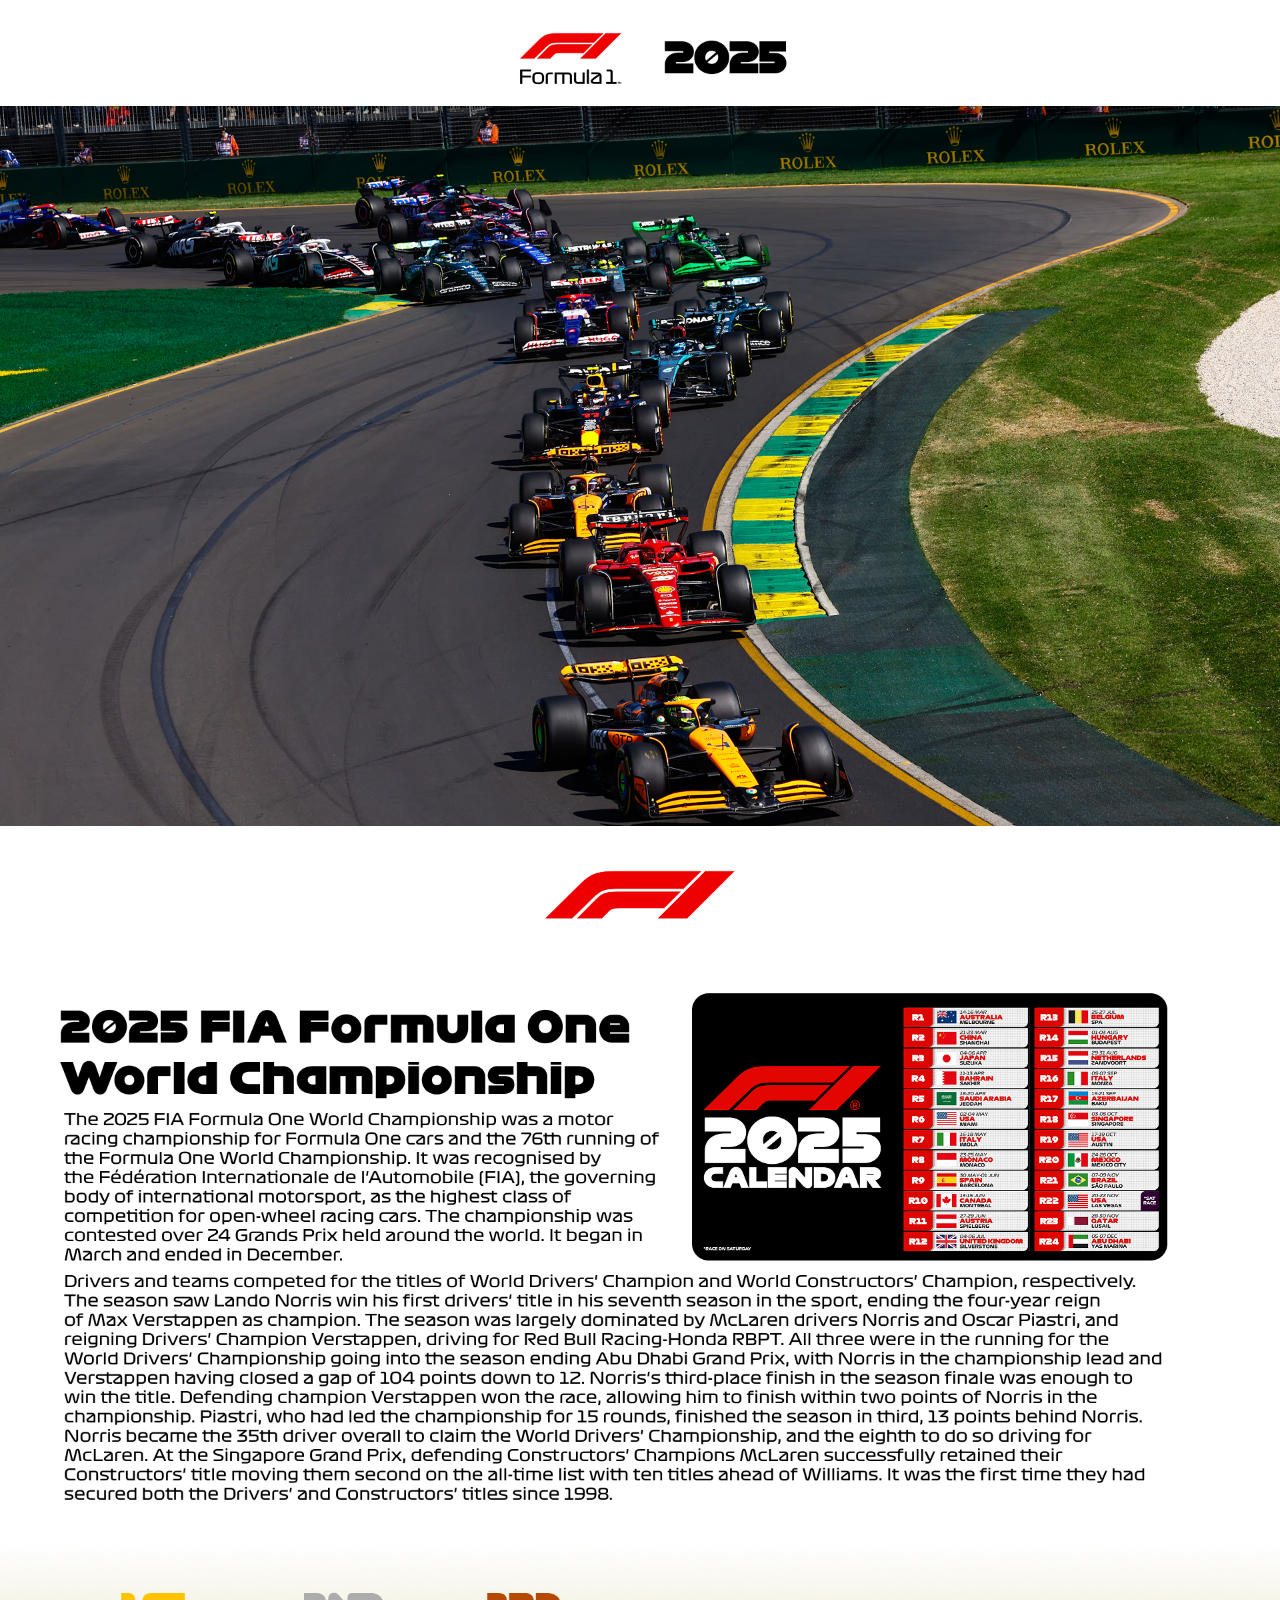
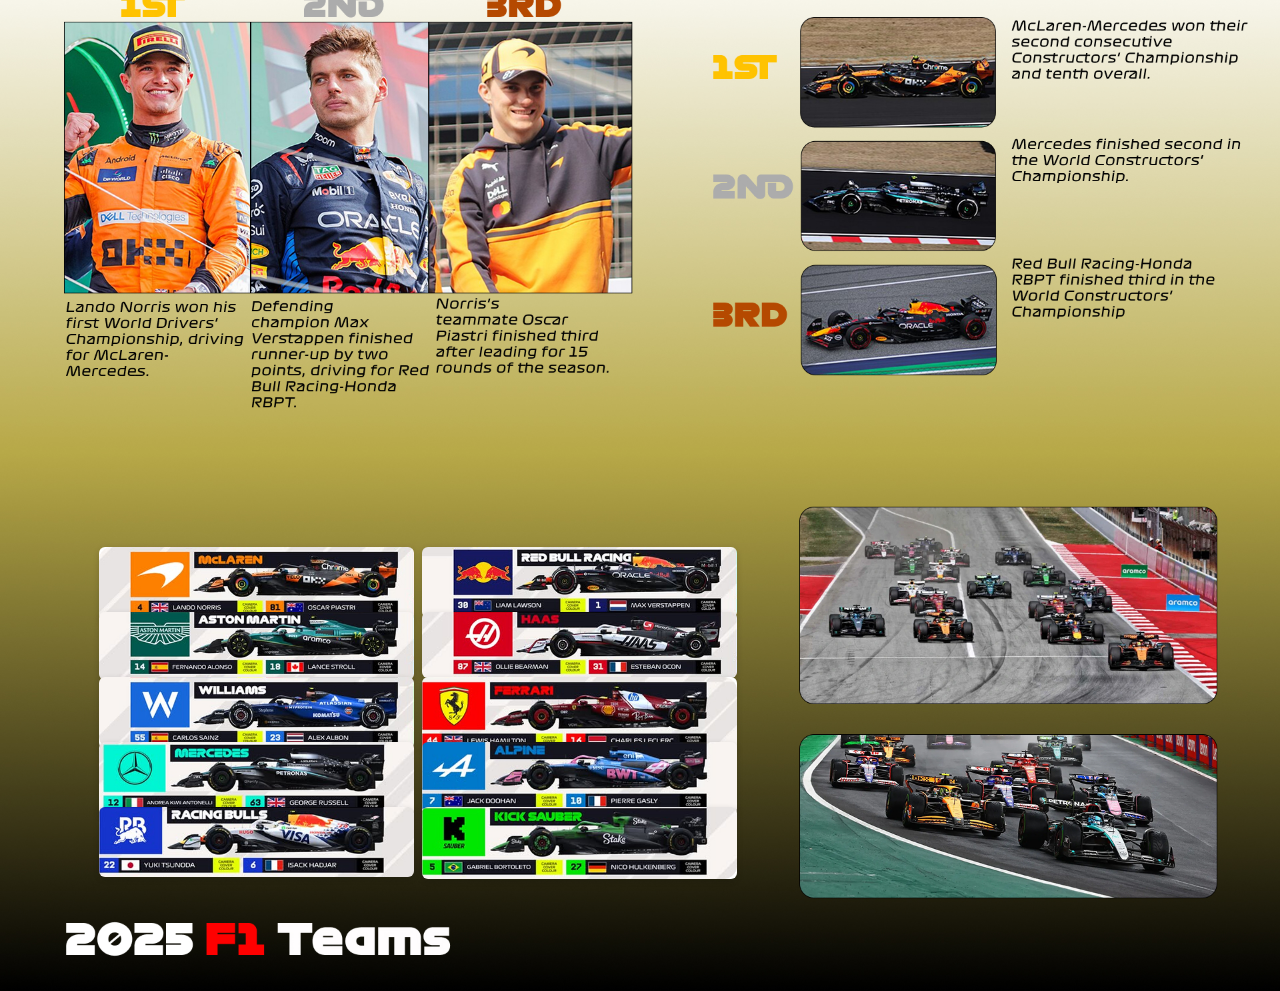
<file: index.html>
<!DOCTYPE html>
<html lang="en">
<head>
    <meta charset="UTF-8">
    <meta name="viewport" content="width=device-width, initial-scale=1.0">
    <title>F1 2025 Hub Homepage</title>
    <link rel="stylesheet" href="f1.css">
</head>
<body>

    <!-- Main Scrolling Layout Wrapper -->
    <div class="scroll-container">
        
        <!-- Section 1: Sticky Logo Header (Acts as Home Button) -->
        <div class="page-section sticky-header">
            <a href="#" class="home-button" title="Scroll to Top">
                <img src="img/f12025.jpg" alt="F1 2025 Logo">
            </a>
        </div>

        <!-- Section 2: Big Race Track Action -->
        <div class="page-section">
            <img src="img/f1 race 1.jpg" alt="F1 Racing Group Grid">
        </div>

        <!-- Section 3: Championship Overview & Calendar -->
        <div class="page-section">
            <img src="img/2homepage.jpg" alt="2025 FIA Formula One World Championship Calendar">
        </div>

        <!-- Section 4: Driver Standings / Results -->
        <div class="page-section">
            <img src="img/3homepage.jpg" alt="Podium Results Standings">
        </div>

        <!-- Section 5: Team Selection Roster Footer -->
        <div class="page-section team-footer-section">
            <img src="img/4homepage.jpg" alt="2025 F1 Teams Grid Base">
            
            <div class="teams-interaction-grid">
                <!-- LEFT COLUMN (Top to Bottom) -->
                <a href="Mclaren.html" class="team-link" title="View McLaren Details"><img src="img/Mclaren.jpg" alt="McLaren Team Banner" class="hover-card"></a>

                <a href="Redbull.html" class="team-link" title="View Red Bull Racing Details"><img src="img/Redbulls.jpg" alt="Red Bulls Team Banner" class="hover-card"></a>

               <a href="Aston Martin.html" class="team-link" title="View Aston Martin Details"><img src="img/Aston martin.jpg" alt="Aston Martin Team Banner" class="hover-card"></a>
               
                <a href="Haas.html" class="team-link" title="View Haas Details"><img src="img/Haas.jpg" alt="Haas Team Banner" class="hover-card"></a>

               <a href="Williams.html" class="team-link" title="View Williams Details"><img src="img/Williams.jpg" alt="Williams Team Banner" class="hover-card"></a>
               

                <!-- RIGHT COLUMN (Top to Bottom) -->
                <a href="Ferrari.html" class="team-link" title="View Ferrari Details"><img src="img/Ferrari.jpg" alt="Ferrari Team Banner" class="hover-card"></a>

                <a href="Mercedes.html" class="team-link" title="View Mercedes Details"><img src="img/Mercedes.jpg" alt="Mercedes Team Banner" class="hover-card"></a>
                </a>
                <a href="Alpine.html" class="team-link" title="View Alpine Details"><img src="img/Alpine.jpg" alt="Alpine Team Banner" class="hover-card"></a>
                
                <a href="RacingBulls.html" class="team-link" title="View Racing Bulls Details"><img src="img/Racing Bulls.jpg" alt="Racing Bulls Team Banner" class="hover-card"></a>

                <a href="Sauber.html" class="team-link" title="View Sauber Details"><img src="img/Sauber.jpg" alt="Sauber Team Banner" class="hover-card"></a>

            </div>
        </div>

    </div>

</body>
</html>
</file>
<file: f1.css>
/* --- Core Reset & Smooth Scrolling --- */
html {
    scroll-behavior: smooth;
}

* {
    margin: 0;
    padding: 0;
    box-sizing: border-box;
}

body {
    background-color: #15151e;
    display: flex;
    justify-content: center;
    align-items: flex-start;
    min-height: 100vh;
    overflow-y: auto;
}

/* --- Centered Page Content Column --- */
.scroll-container {
    width: 100%;
    max-width: 1920px;
    display: flex;
    flex-direction: column;
    box-shadow: 0 0 50px rgba(0, 0, 0, 0.8);
    animation: fadeInPage 0.4s ease-out;
}

/* --- Block Strips --- */
.page-section {
    position: relative;
    width: 100%;
}

.page-section img {
    width: 100%;
    height: auto;
    display: block;
}

/* --- Sticky Header Configuration --- */
.sticky-header {
    position: sticky;
    top: 0;
    z-index: 100;
    background-color: #15151e;
    box-shadow: 0 10px 30px rgba(0, 0, 0, 0.5);
}

.home-button {
    display: block;
    width: 100%;
    cursor: pointer;
    transition: opacity 0.2s ease;
}

.home-button:hover {
    opacity: 0.9;
}

/* --- Hub Grid Overlay Layout (From Homepage) --- */
.team-footer-section {
    position: relative;
}

.teams-interaction-grid {
    position: absolute;
    top: 17.6%;   
    left: 7.7%;     
    width: 49.9%;   
    height: 59.6%;  
    display: grid;
    grid-template-columns: repeat(2, 1fr); 
    grid-template-rows: repeat(5, 1fr);    
    gap: 4px 8px;   
}

.team-link {
    display: block;
    width: 100%;
    height: 100%;
    text-decoration: none;
    position: relative;
    border-radius: 6px; 
    overflow: visible;
    transition: transform 0.2s cubic-bezier(0.16, 1, 0.3, 1);
}

.hover-card {
    position: absolute;
    top: 0;
    left: 0;
    width: 100%;
    height: 100%;
    object-fit: fill; 
    border-radius: 6px;
    transition: transform 0.2s cubic-bezier(0.16, 1, 0.3, 1), box-shadow 0.2s ease;
    pointer-events: none;
    box-shadow: 0 2px 6px rgba(0, 0, 0, 0.15);
    z-index: 5;
}

.team-link:hover {
    cursor: pointer;
    z-index: 20; 
}

.team-link:hover .hover-card {
    transform: scale(1.05); 
    box-shadow: 0 10px 25px rgba(0, 0, 0, 0.5), 0 0 0 2px #e10600; 
}

/* ==========================================================================
   NEW: Dedicated Team Page Utilities
   ========================================================================== */

/* 
   Applies a fallback McLaren papaya-orange gradient background 
   to the page behind your transparent image assets.
*/
.mclaren-body-bg {
    background: #ff8700;
    background: linear-gradient(180deg, #15151e 0%, #ff8700 30%, #e10600 100%);
}

/* Seamless blend layer configuration */
.mclaren-body-bg .scroll-container {
    background: transparent;
    box-shadow: 0 0 80px rgba(0, 0, 0, 0.9);
}

@keyframes fadeInPage {
    from { opacity: 0; transform: translateY(10px); }
    to { opacity: 1; transform: translateY(0); }
}

/* 
   Applies a sleek Aston Martin racing green background 
   to the page behind your layout assets.
*/
.aston-body-bg {
    background-color: #00665e;
}

.aston-body-bg .scroll-container {
    background: transparent;
    box-shadow: 0 0 80px rgba(0, 0, 0, 0.9);
}
</file>
